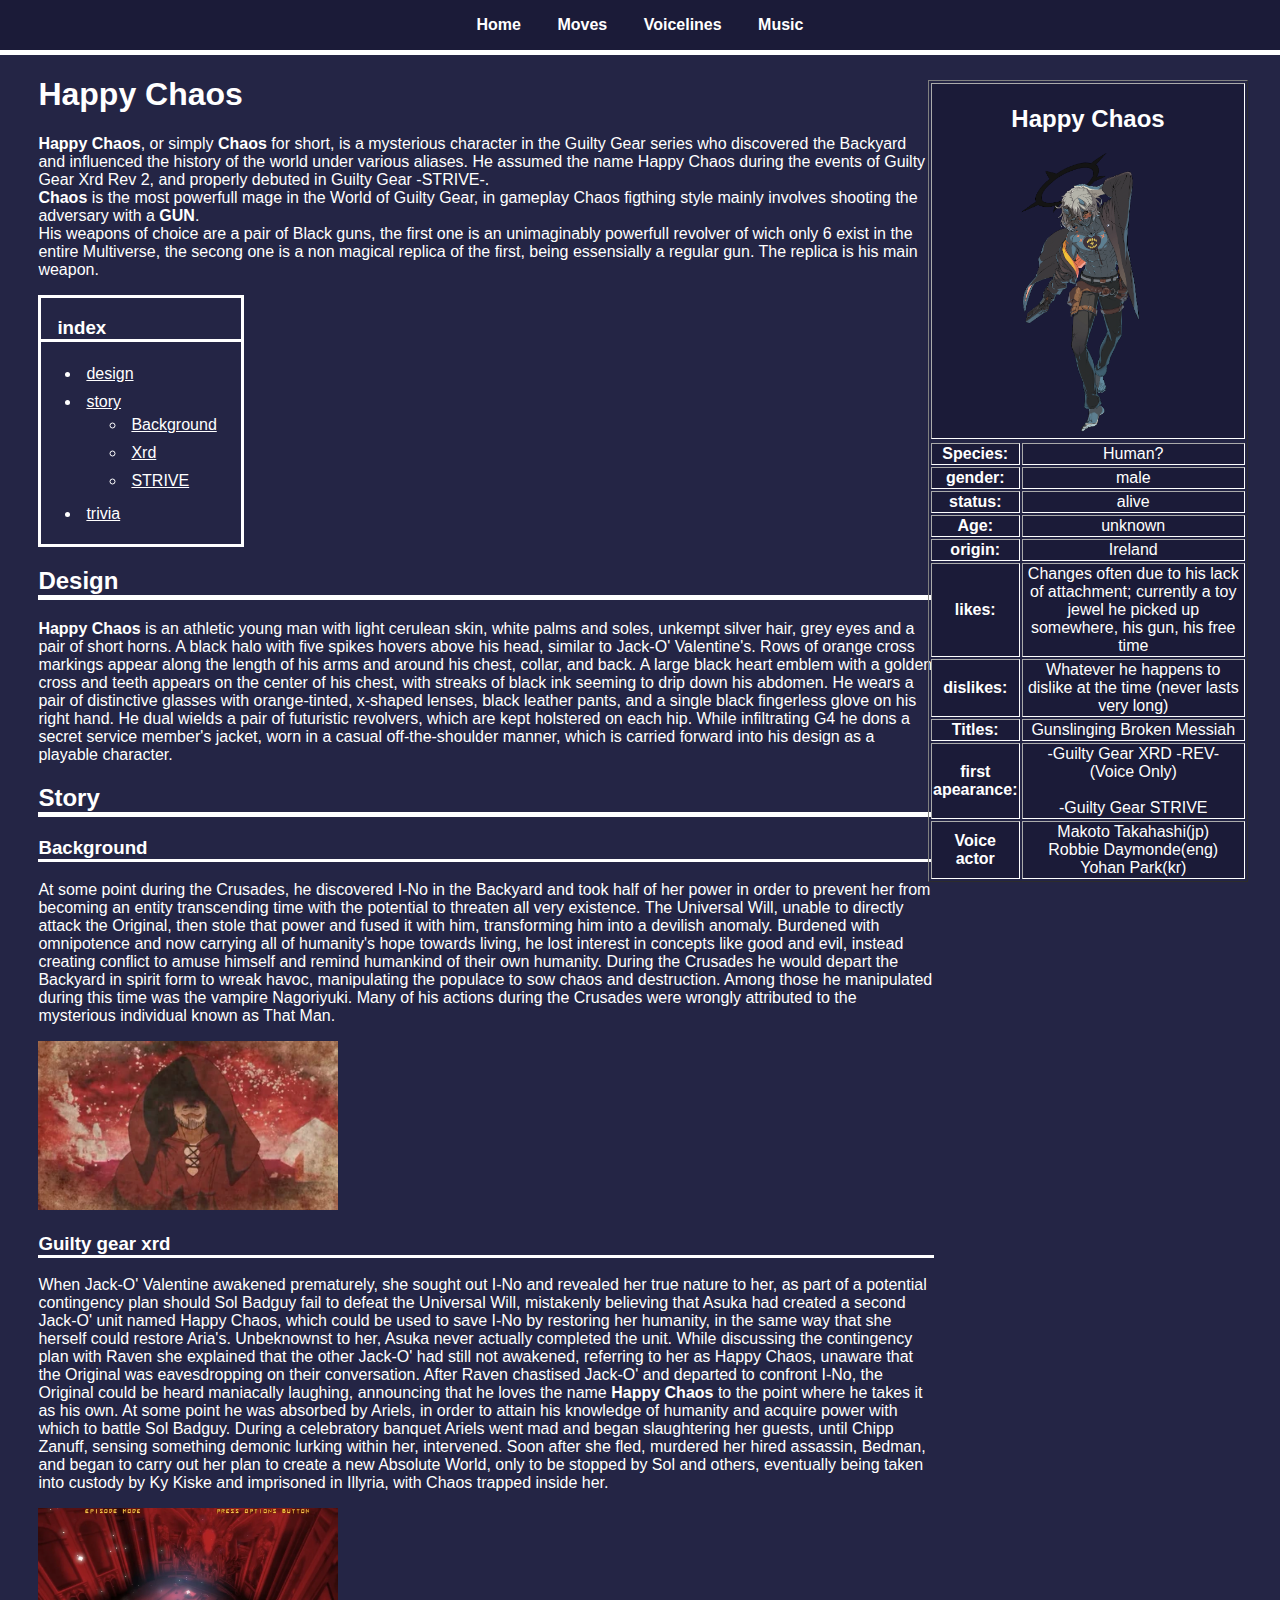
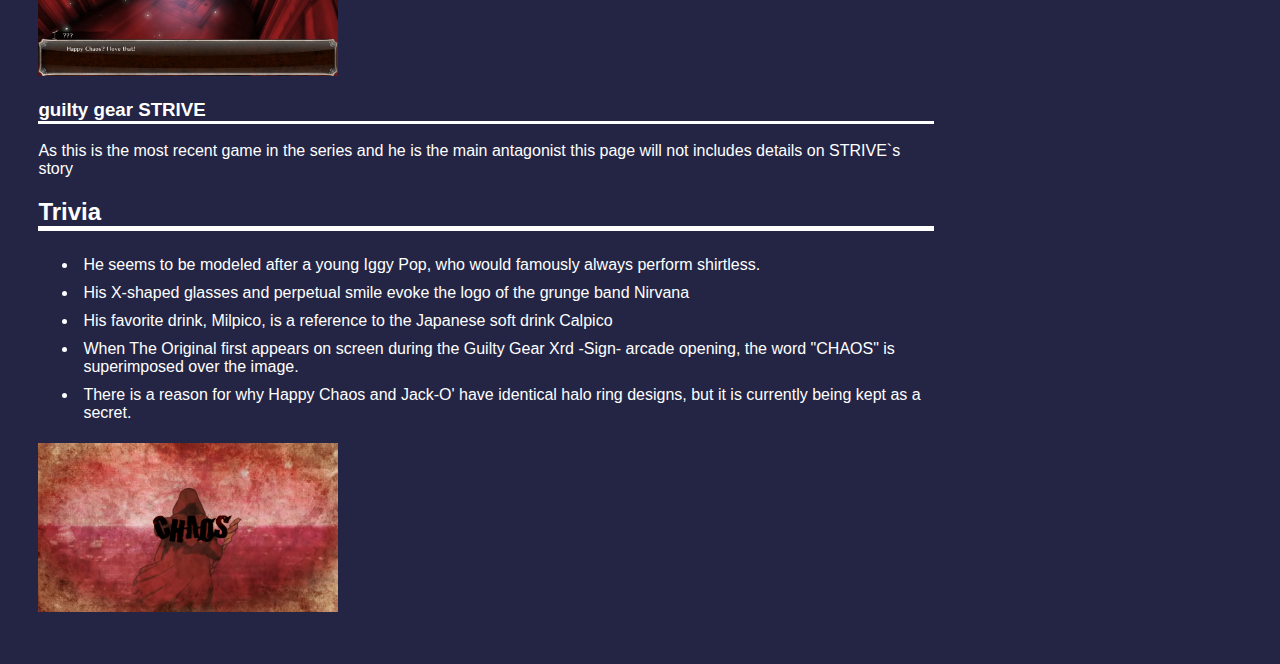
<file: index.html>
<!DOCTYPE html>
<html lang="en">
<head>
    <meta charset="UTF-8">
    <meta name="viewport" content="width=device-width, initial-scale=1.0">
    <title>Happy Chaos Wikki</title>
    <link rel="stylesheet" href="/css/style.css">
    <link rel="stylesheet" href="/css/index.css">
</head>
<body>
<header>
    <div class="navbar">
        <a href="/index.html" class="nav-item">Home</a>
        <a href="/html/moves.html" class="nav-item">Moves</a>
        <a href="/html/voice.html" class="nav-item">Voicelines</a>
        <a href="/html/music.html" class="nav-item">Music</a>
    </div>
</header>
<main>


<div class="content">
<div class="SmallScreen">    
    <div class="base-info">
        <table class="info-table" border="1" width="50%">
            <tr>
                <th colspan="2" id="top"><h2><strong></strong>Happy Chaos</h2><img class="table-img" src="/img/HC.webp" alt="Happy Chaos Image" width="200"></th>  
            </tr>
            <tr >
                
            </tr>
            <tr>
                <td><strong>Species:</strong></td>
                <td>Human?</td>
            </tr>
            <tr>
                <td><strong>gender:</strong></td>
                <td>male</td>
            </tr>
            <tr>
                <td><strong>status:</strong></td>
                <td>alive</td>
            </tr>
            <tr>
                <td><strong>Age:</strong></td>
                <td>unknown</td>
            </tr>
            <tr>
                <td><strong>origin:</strong></td>
                <td>Ireland</td>
            </tr>
            <tr>
                <td><strong>likes:</strong></td>
                <td>Changes often due to his lack of attachment; currently a toy jewel he picked up somewhere, his gun, his free time</td>
            </tr>
            <tr>
                <td><strong>dislikes:</strong></td>
                <td>Whatever he happens to dislike at the time (never lasts very long)</td>
            </tr>
            <tr>
                <td><strong>Titles:</strong></td>
                <td>Gunslinging Broken Messiah</td>
            </tr>
            <tr>
                <td><strong>first apearance:</strong></td>
                <td>-Guilty Gear XRD -REV- (Voice Only) <br> <br> -Guilty Gear STRIVE</td>
            </tr>
            <tr>
                <td><strong>Voice actor</strong></td>
                <td> Makoto Takahashi(jp)<br>Robbie Daymonde(eng)<br>Yohan Park(kr)
            </td>
            </tr>
        </table>
    </div>
</div>
    <div class="base-text">
        <h1 class="BigScreen"><Strong>Happy Chaos</Strong></h1>
        <p>
             <strong>Happy Chaos</strong>, or simply <strong>Chaos</strong> for short, is a mysterious character in the Guilty Gear series who discovered the Backyard and influenced the history of the world under various aliases. 
            He assumed the name Happy Chaos during the events of Guilty Gear Xrd Rev 2, and properly debuted in Guilty Gear -STRIVE-. <br>
             <Strong>Chaos</Strong> is the most powerfull mage in the World of Guilty Gear, in gameplay Chaos figthing style mainly involves shooting the adversary with a <strong>GUN</strong>.
             <br>His weapons of choice are a pair of Black guns, the first one is an unimaginably powerfull revolver of wich only 6 exist in the entire Multiverse, the secong one is a non magical replica of the first, being essensially a regular gun. The replica is his main weapon.
        </p>
    <div class="guide" >
        <h3>index</h3>
        <ul>
            <li><a href="#design">design</a></li>
            <li><a href="#story">story</a>
            <ul>
                <li><a href="#back">Background</a></li>
                <li><a href="#Xrd">Xrd</a></li>
                <li><a href="#STRIVE">STRIVE</a></li>
            </ul></li>
            <li><a href="#trivia">trivia</a></li>
        </ul>
    </div>
    <h2 id="design"><strong>Design</strong></h2>
    <p><strong>Happy Chaos</strong> is an athletic young man with light cerulean skin, white palms and soles, unkempt silver hair, grey eyes and a pair of short horns. A black halo with five spikes hovers above his head, similar to Jack-O' Valentine's. Rows of orange cross markings appear along the length of his arms and around his chest, collar, and back. A large black heart emblem with a golden cross and teeth appears on the center of his chest, with streaks of black ink seeming to drip down his abdomen.
        He wears a pair of distinctive glasses with orange-tinted, x-shaped lenses, black leather pants, and a single black fingerless glove on his right hand. He dual wields a pair of futuristic revolvers, which are kept holstered on each hip.
        While infiltrating G4 he dons a secret service member's jacket, worn in a casual off-the-shoulder manner, which is carried forward into his design as a playable character.
    </p>

    <h2 id="story"><strong>Story</strong></h2>
    <h3 id="back"><strong>Background</strong></h3>
    <p>At some point during the Crusades, he discovered I-No in the Backyard and took half of her power in order to prevent her from becoming an entity transcending time with the potential to threaten all very existence. The Universal Will, unable to directly attack the Original, then stole that power and fused it with him, transforming him into a devilish anomaly. Burdened with omnipotence and now carrying all of humanity's hope towards living, he lost interest in concepts like good and evil, instead creating conflict to amuse himself and remind humankind of their own humanity.
       During the Crusades he would depart the Backyard in spirit form to wreak havoc, manipulating the populace to sow chaos and destruction. Among those he manipulated during this time was the vampire Nagoriyuki. Many of his actions during the Crusades were wrongly attributed to the mysterious individual known as That Man. 
    </p>
    <img src="/img/The_Original_Xrd.webp" alt="Happy Chaos as the Original" width="300">
    <h3 id="Xrd"><strong>Guilty gear xrd</strong></h3>
    <p>When Jack-O' Valentine awakened prematurely, she sought out I-No and revealed her true nature to her, as part of a potential contingency plan should Sol Badguy fail to defeat the Universal Will, mistakenly believing that Asuka had created a second Jack-O' unit named Happy Chaos, which could be used to save I-No by restoring her humanity, in the same way that she herself could restore Aria's. Unbeknownst to her, Asuka never actually completed the unit.
        While discussing the contingency plan with Raven she explained that the other Jack-O' had still not awakened, referring to her as Happy Chaos, unaware that the Original was eavesdropping on their conversation. After Raven chastised Jack-O' and departed to confront I-No, the Original could be heard maniacally laughing, announcing that he loves the name<strong> Happy Chaos</strong> to the point where he takes it as his own.
        At some point he was absorbed by Ariels, in order to attain his knowledge of humanity and acquire power with which to battle Sol Badguy. During a celebratory banquet Ariels went mad and began slaughtering her guests, until Chipp Zanuff, sensing something demonic lurking within her, intervened. Soon after she fled, murdered her hired assassin, Bedman, and began to carry out her plan to create a new Absolute World, only to be stopped by Sol and others, eventually being taken into custody by Ky Kiske and imprisoned in Illyria, with Chaos trapped inside her.
    </p>
    <img src="/img/story img.webp" alt="Chaos gets is name" width="300">
    <h3 id="STRIVE"><strong>guilty gear STRIVE</strong></h3>
    <p> As this is the most recent game in the series and he is the main antagonist this page will not includes details on STRIVE`s story</p>

    <h2 id="trivia"><strong>Trivia</strong></h2>
    <ul>
        <li>He seems to be modeled after a young Iggy Pop, who would famously always perform shirtless.</li>
        <li>His X-shaped glasses and perpetual smile evoke the logo of the grunge band Nirvana</li>
        <li>His favorite drink, Milpico, is a reference to the Japanese soft drink Calpico</li>
        <li>When The Original first appears on screen during the Guilty Gear Xrd -Sign- arcade opening, the word "CHAOS" is superimposed over the image.</li>
        <li>There is a reason for why Happy Chaos and Jack-O' have identical halo ring designs, but it is currently being kept as a secret.</li>
    </ul>
    <img src="/img/The_Original_(Chaos).webp" alt="The original with the word chaos" width="300">
    </div>


    </div>
<div class="BigScreen">    
    <div class="base-info">
        <table class="info-table" border="1" width="50%">
            <tr>
                <th colspan="2" id="top"><h2><strong></strong>Happy Chaos</h2><img class="table-img" src="/img/HC.webp" alt="Happy Chaos Image" width="200"></th>  
            </tr>
            <tr >
                
            </tr>
            <tr>
                <td><strong>Species:</strong></td>
                <td>Human?</td>
            </tr>
            <tr>
                <td><strong>gender:</strong></td>
                <td>male</td>
            </tr>
            <tr>
                <td><strong>status:</strong></td>
                <td>alive</td>
            </tr>
            <tr>
                <td><strong>Age:</strong></td>
                <td>unknown</td>
            </tr>
            <tr>
                <td><strong>origin:</strong></td>
                <td>Ireland</td>
            </tr>
            <tr>
                <td><strong>likes:</strong></td>
                <td>Changes often due to his lack of attachment; currently a toy jewel he picked up somewhere, his gun, his free time</td>
            </tr>
            <tr>
                <td><strong>dislikes:</strong></td>
                <td>Whatever he happens to dislike at the time (never lasts very long)</td>
            </tr>
            <tr>
                <td><strong>Titles:</strong></td>
                <td>Gunslinging Broken Messiah</td>
            </tr>
            <tr>
                <td><strong>first apearance:</strong></td>
                <td>-Guilty Gear XRD -REV- (Voice Only) <br> <br> -Guilty Gear STRIVE</td>
            </tr>
            <tr>
                <td><strong>Voice actor</strong></td>
                <td> Makoto Takahashi(jp)<br>Robbie Daymonde(eng)<br>Yohan Park(kr)
            </td>
            </tr>
        </table>
    </div>
</div>
</main>
<footer></footer>
</body>
</html>
</file>
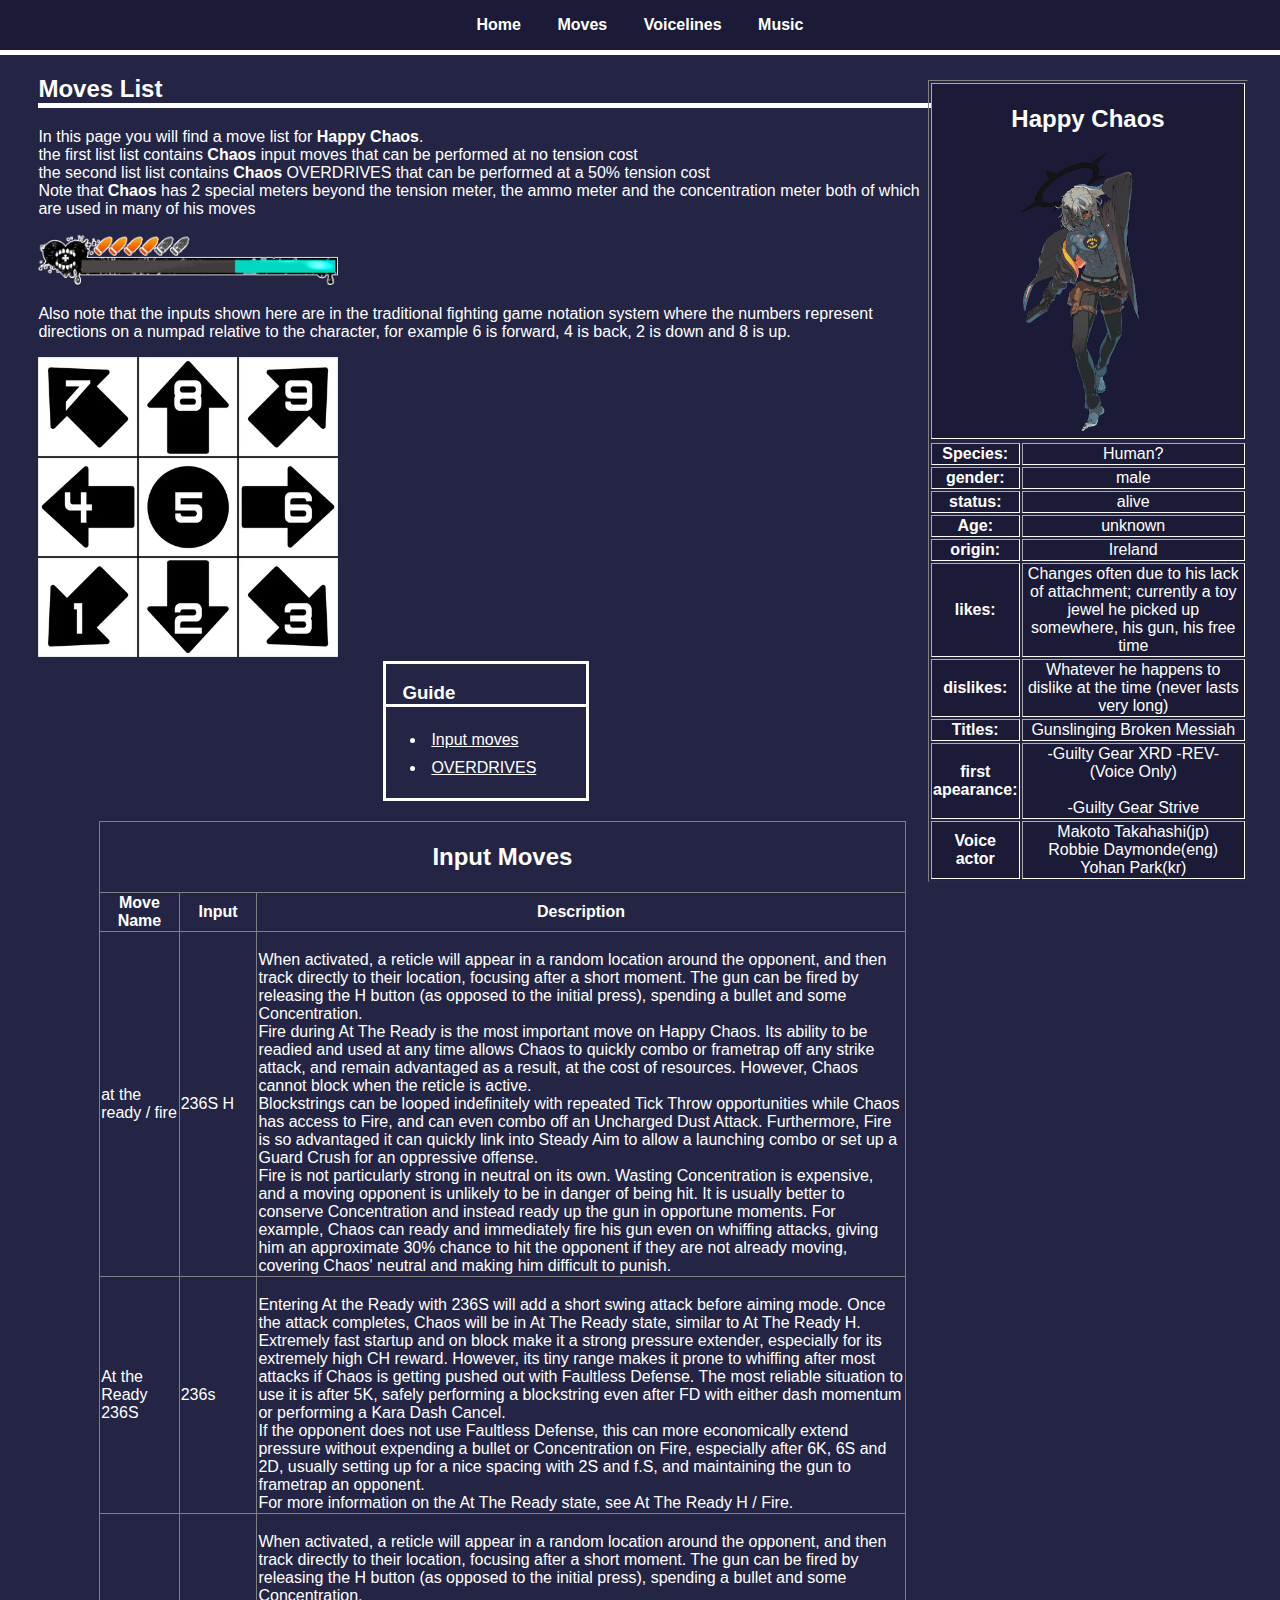
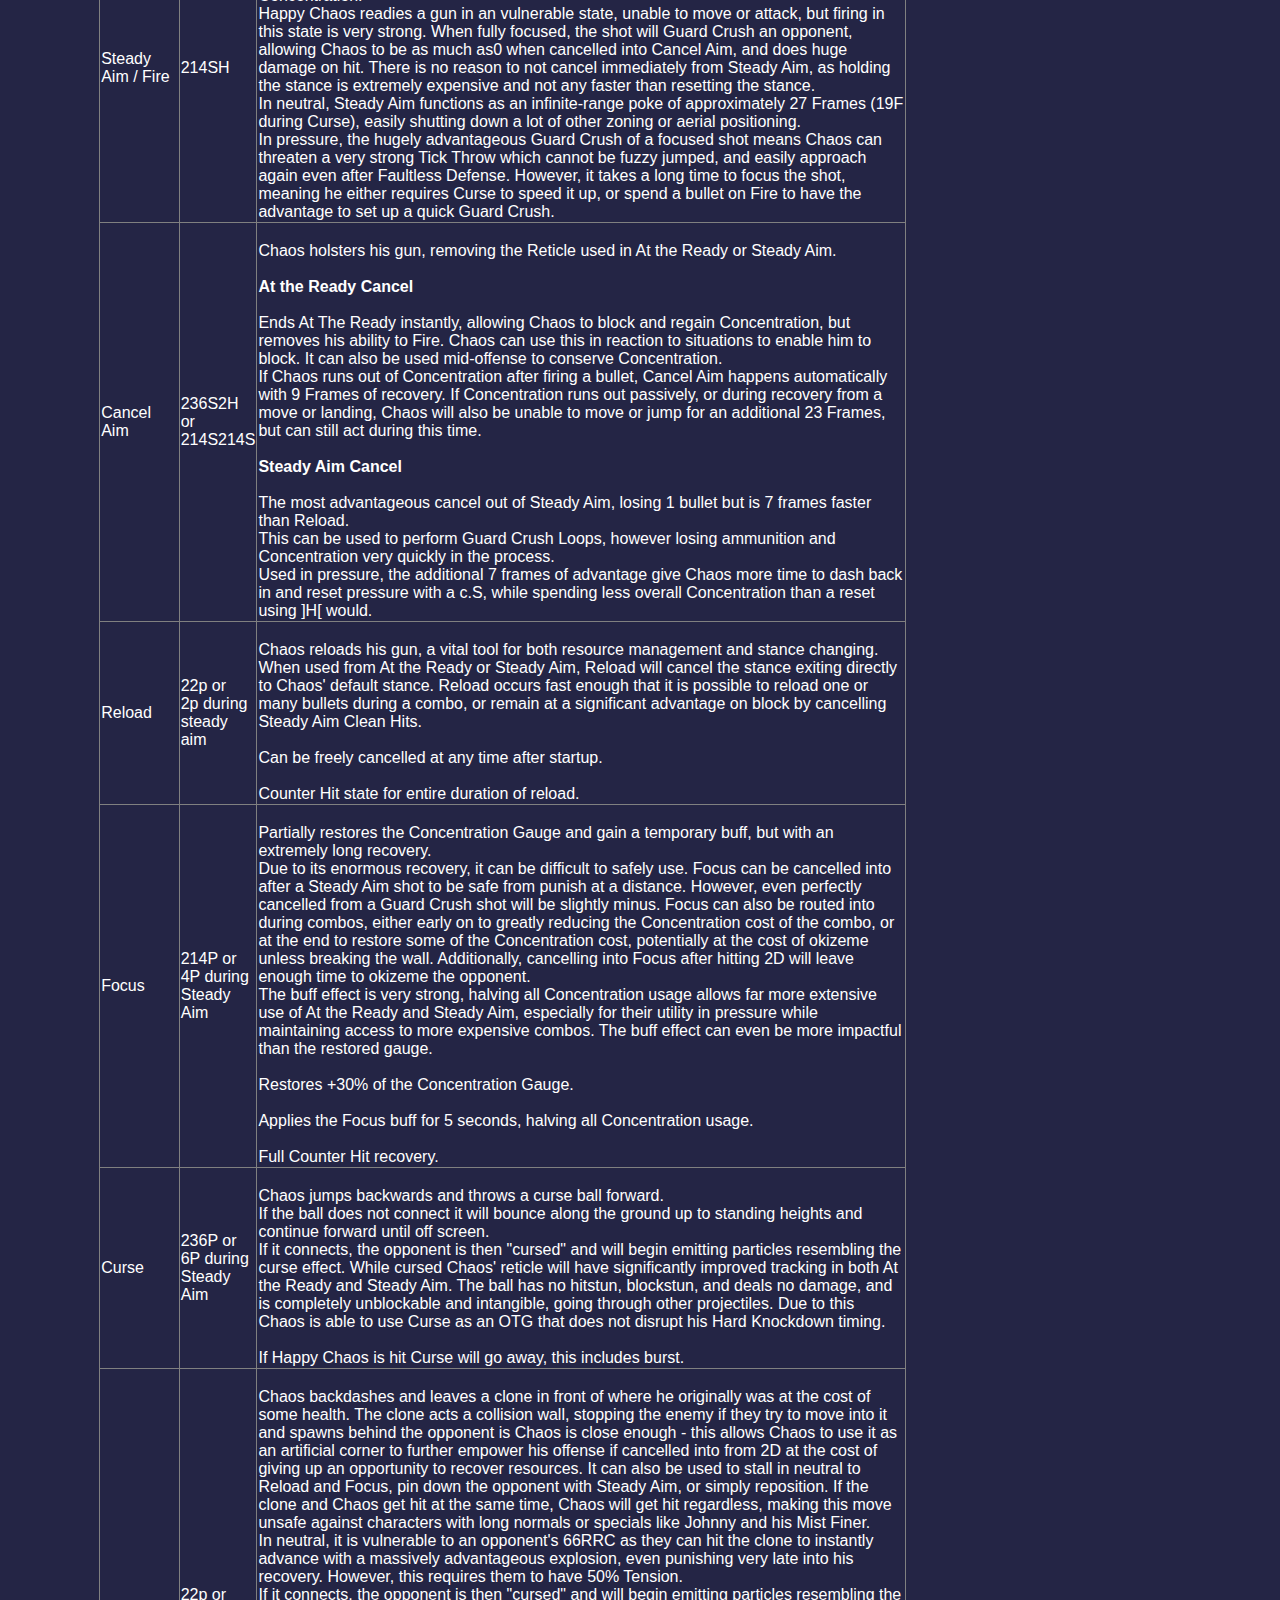
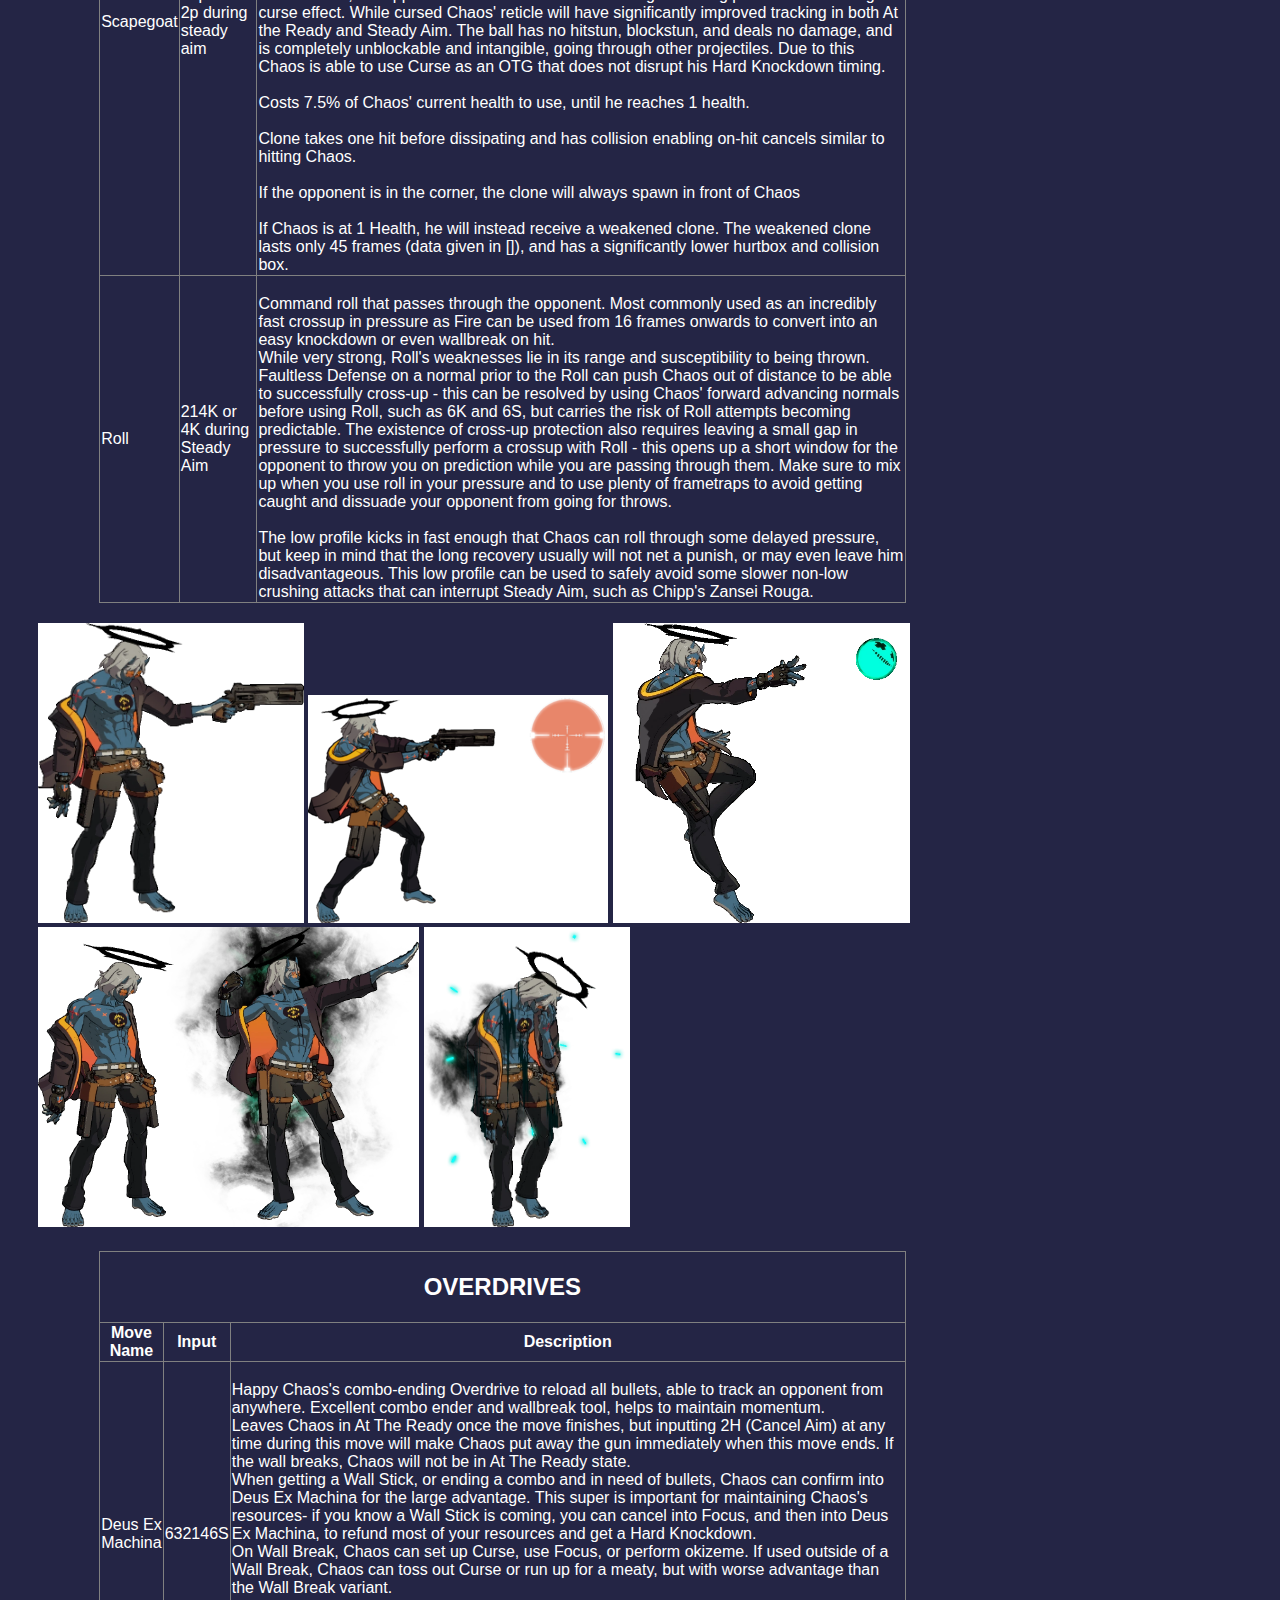
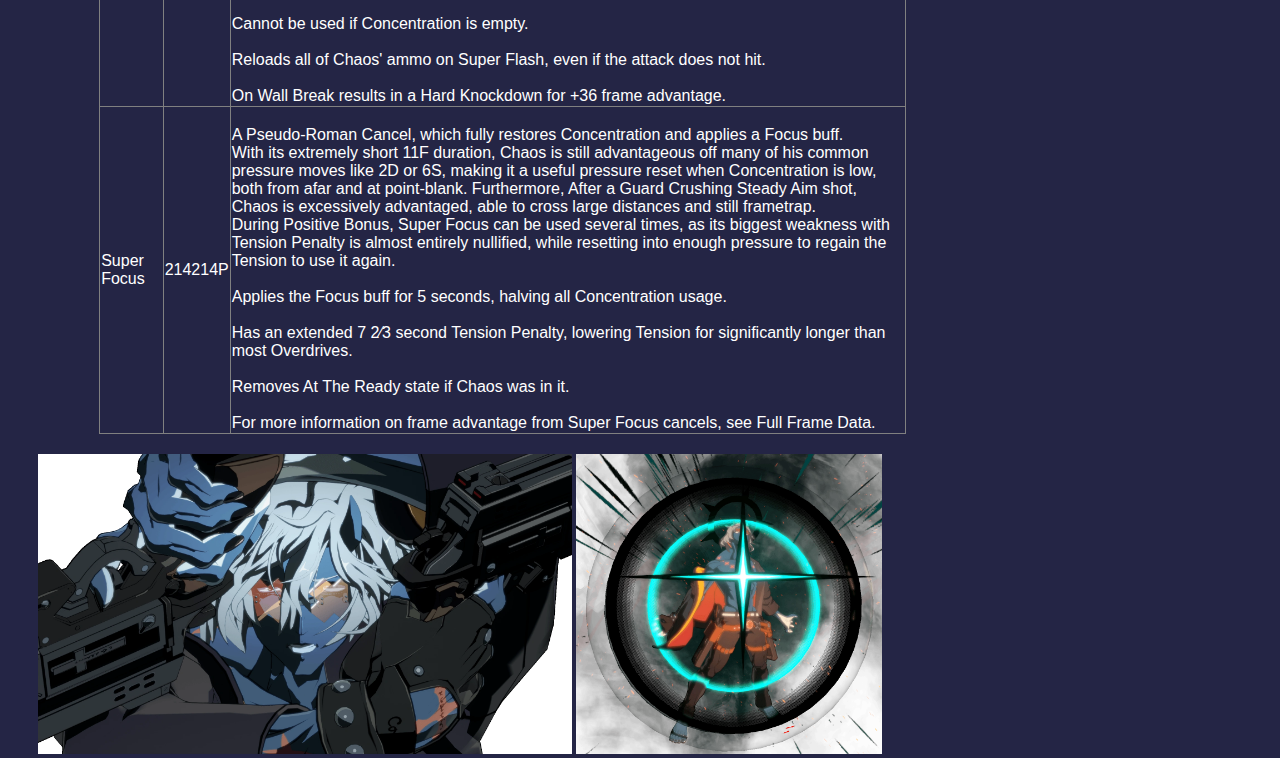
<file: html/moves.html>
<!DOCTYPE html>
<html lang="en">
<head>
    <meta charset="UTF-8">
    <meta name="viewport" content="width=device-width, initial-scale=1.0">
    <title>Moves Wikki</title>
    <link rel="stylesheet" href="/css/style.css">
    <link rel="stylesheet" href="/css/moves.css">
</head>
<body>
<header>
    <div class="navbar">
        <a href="/index.html" class="nav-item">Home</a>
        <a href="/html/moves.html" class="nav-item">Moves</a>
        <a href="/html/voice.html" class="nav-item">Voicelines</a>
        <a href="/html/music.html" class="nav-item">Music</a>
        <!--<a href="about.html" class="nav-item">About</a>-->
    </div>
</header>
<main>
    <div class="content">
        <div class="base-text">
        <h2><strong>Moves List</strong></h2>
        <p>In this page you will find a move list for <strong>Happy Chaos</strong>.
        <br>the first list list contains <strong>Chaos</strong> input moves that can be performed at no tension cost
        <br>the second list list contains <strong>Chaos</strong> OVERDRIVES that can be performed at a 50% tension cost
        <br>Note that <strong>Chaos</strong> has 2 special meters beyond the tension meter, the ammo meter and the concentration meter both of which are used in many of his moves</p>
        <img src="/img/GGST_Happy_Chaos_meter.png" alt="Concentration Gauge & Ammo" class="transparent" width="300px">
        <p>Also note that the inputs shown here are in the traditional fighting game notation system where the numbers represent directions on a numpad relative to the character, for example 6 is forward, 4 is back, 2 is down and 8 is up.</p>
    <img src="/img/Notation.webp" alt="fighting game notation" width="300">
        </div>
    <div class="guide" >
        <h3>Guide</h3>
        <ul>
            <li><a href="#input">Input moves</a></li>
            <li><a href="#over">OVERDRIVES</a>
    </div>
    <table class="move-table" border="1" id="input">
        <tr>
            <th colspan="3" id="top"><h2><strong></strong>Input Moves</h2></th>  
        </tr>
        <tr>
            <th>Move Name</th>
            <th>Input</th>
            <th>Description</th>
        </tr>
        <tr>
            <td>at the ready / fire</td>
            <td>236S H</td>
            <td>

             <br>When activated, a reticle will appear in a random location around the opponent, and then track directly to their location, focusing after a short moment. The gun can be fired by releasing the H button (as opposed to the initial press), spending a bullet and some Concentration.

             <br>Fire during At The Ready is the most important move on Happy Chaos. Its ability to be readied and used at any time allows Chaos to quickly combo or frametrap off any strike attack, and remain advantaged as a result, at the cost of resources. However, Chaos cannot block when the reticle is active.

             <br>Blockstrings can be looped indefinitely with repeated Tick Throw opportunities while Chaos has access to Fire, and can even combo off an Uncharged Dust Attack. Furthermore, Fire is so advantaged it can quickly link into Steady Aim to allow a launching combo or set up a Guard Crush for an oppressive offense.

             <br>Fire is not particularly strong in neutral on its own. Wasting Concentration is expensive, and a moving opponent is unlikely to be in danger of being hit. It is usually better to conserve Concentration and instead ready up the gun in opportune moments. For example, Chaos can ready and immediately fire his gun even on whiffing attacks, giving him an approximate 30% chance to hit the opponent if they are not already moving, covering Chaos' neutral and making him difficult to punish.
             <br></td>
        </tr>
        <tr>
            <td>At the Ready 236S</td>
            <td>236s</td>
            <td>

              <br>   Entering At the Ready with 236S will add a short swing attack before aiming mode. Once the attack completes, Chaos will be in At The Ready state, similar to At The Ready H.

             <br>Extremely fast startup and on block make it a strong pressure extender, especially for its extremely high CH reward. However, its tiny range makes it prone to whiffing after most attacks if Chaos is getting pushed out with Faultless Defense. The most reliable situation to use it is after 5K, safely performing a blockstring even after FD with either dash momentum or performing a Kara Dash Cancel.

            <br>If the opponent does not use Faultless Defense, this can more economically extend pressure without expending a bullet or Concentration on Fire, especially after 6K, 6S and 2D, usually setting up for a nice spacing with 2S and f.S, and maintaining the gun to frametrap an opponent.
            <br>For more information on the At The Ready state, see At The Ready H / Fire. <br></td>
        </tr>
        <tr>
            <td>Steady Aim / Fire</td>
            <td>214SH</td>
            <td> <br>When activated, a reticle will appear in a random location around the opponent, and then track directly to their location, focusing after a short moment. The gun can be fired by releasing the H button (as opposed to the initial press), spending a bullet and some Concentration.

                <br> Happy Chaos readies a gun in an vulnerable state, unable to move or attack, but firing in this state is very strong. When fully focused, the shot will Guard Crush an opponent, allowing Chaos to be as much as0 when cancelled into Cancel Aim, and does huge damage on hit. There is no reason to not cancel immediately from Steady Aim, as holding the stance is extremely expensive and not any faster than resetting the stance.

                <br>In neutral, Steady Aim functions as an infinite-range poke of approximately 27 Frames (19F during Curse), easily shutting down a lot of other zoning or aerial positioning.

                <br>In pressure, the hugely advantageous Guard Crush of a focused shot means Chaos can threaten a very strong Tick Throw which cannot be fuzzy jumped, and easily approach again even after Faultless Defense. However, it takes a long time to focus the shot, meaning he either requires Curse to speed it up, or spend a bullet on Fire to have the advantage to set up a quick Guard Crush. <br> </td>
        </tr>
        <tr>
            <td>Cancel Aim</td>
            <td>236S2H or 214S214S</td>
            <td>
                <br> Chaos holsters his gun, removing the Reticle used in At the Ready or Steady Aim. 

             <br>   <br><strong>At the Ready Cancel</strong> <br> 

            <br>Ends At The Ready instantly, allowing Chaos to block and regain Concentration, but removes his ability to Fire. Chaos can use this in reaction to situations to enable him to block. It can also be used mid-offense to conserve Concentration.
            <br>If Chaos runs out of Concentration after firing a bullet, Cancel Aim happens automatically with 9 Frames of recovery. If Concentration runs out passively, or during recovery from a move or landing, Chaos will also be unable to move or jump for an additional 23 Frames, but can still act during this time. 
            <br> <br><strong>Steady Aim Cancel</strong><br> 
            <br>The most advantageous cancel out of Steady Aim, losing 1 bullet but is 7 frames faster than Reload.
            <br>This can be used to perform Guard Crush Loops, however losing ammunition and Concentration very quickly in the process.
            <br>Used in pressure, the additional 7 frames of advantage give Chaos more time to dash back in and reset pressure with a c.S, while spending less overall Concentration than a reset using ]H[ would. <br>
        </td>
        </tr>
        <tr>
            <td>Reload</td>
            <td>22p or <br> 2p during steady aim</td>
            <td>
                <br>Chaos reloads his gun, a vital tool for both resource management and stance changing.

                <br>When used from At the Ready or Steady Aim, Reload will cancel the stance exiting directly to Chaos' default stance. Reload occurs fast enough that it is possible to reload one or many bullets during a combo, or remain at a significant advantage on block by cancelling Steady Aim Clean Hits.

                <br> <br>Can be freely cancelled at any time after startup.
                <br> <br>Counter Hit state for entire duration of reload. <br>
            </td>
        </tr>
        <tr>
            <td>Focus</td>
            <td>214P or 4P during Steady Aim</td>
            <td>

     <br>Partially restores the Concentration Gauge and gain a temporary buff, but with an extremely long recovery.

    <br>Due to its enormous recovery, it can be difficult to safely use. Focus can be cancelled into after a Steady Aim shot to be safe from punish at a distance. However, even perfectly cancelled from a Guard Crush shot will be slightly minus. Focus can also be routed into during combos, either early on to greatly reducing the Concentration cost of the combo, or at the end to restore some of the Concentration cost, potentially at the cost of okizeme unless breaking the wall. Additionally, cancelling into Focus after hitting 2D will leave enough time to okizeme the opponent.

    <br>The buff effect is very strong, halving all Concentration usage allows far more extensive use of At the Ready and Steady Aim, especially for their utility in pressure while maintaining access to more expensive combos. The buff effect can even be more impactful than the restored gauge.

    <br> <br>Restores +30% of the Concentration Gauge.
    <br> <br>Applies the Focus buff for 5 seconds, halving all Concentration usage.
    <br> <br>Full Counter Hit recovery. <br></td>
        </tr>
        <tr>
            <td>Curse</td>
            <td>236P or 6P during Steady Aim</td>
            <td>

            <br>Chaos jumps backwards and throws a curse ball forward.

            <br>If the ball does not connect it will bounce along the ground up to standing heights and continue forward until off screen.

            <br>If it connects, the opponent is then "cursed" and will begin emitting particles resembling the curse effect. While cursed Chaos' reticle will have significantly improved tracking in both At the Ready and Steady Aim. The ball has no hitstun, blockstun, and deals no damage, and is completely unblockable and intangible, going through other projectiles. Due to this Chaos is able to use Curse as an OTG that does not disrupt his Hard Knockdown timing.

            <br> <br>If Happy Chaos is hit Curse will go away, this includes burst. <br>
        </tr>
        <tr>
            <td>Scapegoat</td>
            <td>22p or <br> 2p during steady aim</td>
            <td>
                <br> Chaos backdashes and leaves a clone in front of where he originally was at the cost of some health. The clone acts a collision wall, stopping the enemy if they try to move into it and spawns behind the opponent is Chaos is close enough - this allows Chaos to use it as an artificial corner to further empower his offense if cancelled into from 2D at the cost of giving up an opportunity to recover resources. It can also be used to stall in neutral to Reload and Focus, pin down the opponent with Steady Aim, or simply reposition. If the clone and Chaos get hit at the same time, Chaos will get hit regardless, making this move unsafe against characters with long normals or specials like Johnny and his Mist Finer.  

                <br>In neutral, it is vulnerable to an opponent's 66RRC as they can hit the clone to instantly advance with a massively advantageous explosion, even punishing very late into his recovery. However, this requires them to have 50% Tension.

                <br>If it connects, the opponent is then "cursed" and will begin emitting particles resembling the curse effect. While cursed Chaos' reticle will have significantly improved tracking in both At the Ready and Steady Aim. The ball has no hitstun, blockstun, and deals no damage, and is completely unblockable and intangible, going through other projectiles. Due to this Chaos is able to use Curse as an OTG that does not disrupt his Hard Knockdown timing. 
                <br> <br>Costs 7.5% of Chaos' current health to use, until he reaches 1 health.
                <br> <br>Clone takes one hit before dissipating and has collision enabling on-hit cancels similar to hitting Chaos.
                <br> <br>If the opponent is in the corner, the clone will always spawn in front of Chaos
                <br> <br>If Chaos is at 1 Health, he will instead receive a weakened clone. The weakened clone lasts only 45 frames (data given in []), and has a significantly lower hurtbox and collision box. <br>
            </td>
        </tr>
        <tr>
            <td>Roll</td>
            <td>214K or 4K during Steady Aim</td>
            <td>
                 <br>Command roll that passes through the opponent. Most commonly used as an incredibly fast crossup in pressure as Fire can be used from 16 frames onwards to convert into an easy knockdown or even wallbreak on hit. 

                <br>While very strong, Roll's weaknesses lie in its range and susceptibility to being thrown. Faultless Defense on a normal prior to the Roll can push Chaos out of distance to be able to successfully cross-up - this can be resolved by using Chaos' forward advancing normals before using Roll, such as 6K and 6S, but carries the risk of Roll attempts becoming predictable. The existence of cross-up protection also requires leaving a small gap in pressure to successfully perform a crossup with Roll - this opens up a short window for the opponent to throw you on prediction while you are passing through them. Make sure to mix up when you use roll in your pressure and to use plenty of frametraps to avoid getting caught and dissuade your opponent from going for throws. 

                <br> <br>The low profile kicks in fast enough that Chaos can roll through some delayed pressure, but keep in mind that the long recovery usually will not net a punish, or may even leave him disadvantageous. This low profile can be used to safely avoid some slower non-low crushing attacks that can interrupt Steady Aim, such as Chipp's Zansei Rouga. <br>
            </td>
        </tr>
        </table>
        <div>
            <img src="/img/GGST_At_the_Ready.webp" alt="at the ready">
            <img src="/img/GGST_steady_aim.png" alt="Steady aim">
            <img src="/img/GGST_Curse.webp" alt="curse">
            <img src="/img/GGST_Scapegoat.webp" alt="scapegoat">
            <img src="/img/GGST_Focus.webp" alt="Focus">
            
        </div>
        <table border="1" class="move-table" id="over">
         <tr>
            <th colspan="3" id="top"><h2><strong>OVERDRIVES</strong></h2></th>  
        </tr>
        <tr>
            <th>Move Name</th>
            <th>Input</th>
            <th>Description</th>
        </tr>
        <tr>
            <td>Deus Ex Machina</td>
            <td>632146S</td>
            <td>

            <br> Happy Chaos's combo-ending Overdrive to reload all bullets, able to track an opponent from anywhere. Excellent combo ender and wallbreak tool, helps to maintain momentum.

            <br> Leaves Chaos in At The Ready once the move finishes, but inputting 2H (Cancel Aim) at any time during this move will make Chaos put away the gun immediately when this move ends. If the wall breaks, Chaos will not be in At The Ready state.

            <br> When getting a Wall Stick, or ending a combo and in need of bullets, Chaos can confirm into Deus Ex Machina for the large advantage. This super is important for maintaining Chaos's resources- if you know a Wall Stick is coming, you can cancel into Focus, and then into Deus Ex Machina, to refund most of your resources and get a Hard Knockdown.

            <br> On Wall Break, Chaos can set up Curse, use Focus, or perform okizeme. If used outside of a Wall Break, Chaos can toss out Curse or run up for a meaty, but with worse advantage than the Wall Break variant.

            <br> <br> Cannot be used if Concentration is empty.
            <br> <br> Reloads all of Chaos' ammo on Super Flash, even if the attack does not hit.
            <br> <br> On Wall Break results in a Hard Knockdown for +36 frame advantage.<br> </td>
        </tr>
        <tr>
            <td>Super Focus</td>
            <td>214214P</td>
            <td>
            <br> A Pseudo-Roman Cancel, which fully restores Concentration and applies a Focus buff.

            <br> With its extremely short 11F duration, Chaos is still advantageous off many of his common pressure moves like 2D or 6S, making it a useful pressure reset when Concentration is low, both from afar and at point-blank. Furthermore, After a Guard Crushing Steady Aim shot, Chaos is excessively advantaged, able to cross large distances and still frametrap.

            <br> During Positive Bonus, Super Focus can be used several times, as its biggest weakness with Tension Penalty is almost entirely nullified, while resetting into enough pressure to regain the Tension to use it again.

            <br> <br> Applies the Focus buff for 5 seconds, halving all Concentration usage.
            <br> <br> Has an extended 7 2⁄3 second Tension Penalty, lowering Tension for significantly longer than most Overdrives.
            <br> <br> Removes At The Ready state if Chaos was in it.
            <br> <br> For more information on frame advantage from Super Focus cancels, see Full Frame Data.</td>
        </tr>
        </table>
        <img src="/img/GGST_Happy_Chaos_Deus_Ex_Machina.webp" alt="Deus Ex Machina">
        <img src="/img/GGST_Super_Focus.webp" alt="Super Focus">
    </div>
    <div class="BigScreen">
        <div class="base-info">
        <table class="info-table" border="1" width="50%">
            <tr>
                <th colspan="2" id="top"><h2><strong></strong>Happy Chaos</h2><img class="table-img" src="/img/HC.webp" alt="Happy Chaos Image" width="200"></th>  
            </tr>
            <tr >
                
            </tr>
            <tr>
                <td><strong>Species:</strong></td>
                <td>Human?</td>
            </tr>
            <tr>
                <td><strong>gender:</strong></td>
                <td>male</td>
            </tr>
            <tr>
                <td><strong>status:</strong></td>
                <td>alive</td>
            </tr>
            <tr>
                <td><strong>Age:</strong></td>
                <td>unknown</td>
            </tr>
            <tr>
                <td><strong>origin:</strong></td>
                <td>Ireland</td>
            </tr>
            <tr>
                <td><strong>likes:</strong></td>
                <td>Changes often due to his lack of attachment; currently a toy jewel he picked up somewhere, his gun, his free time</td>
            </tr>
            <tr>
                <td><strong>dislikes:</strong></td>
                <td>Whatever he happens to dislike at the time (never lasts very long)</td>
            </tr>
            <tr>
                <td><strong>Titles:</strong></td>
                <td>Gunslinging Broken Messiah</td>
            </tr>
            <tr>
                <td><strong>first apearance:</strong></td>
                <td>-Guilty Gear XRD -REV- (Voice Only) <br> <br> -Guilty Gear Strive</td>
            </tr>
            <tr>
                <td><strong>Voice actor</strong></td>
                <td> Makoto Takahashi(jp)<br>Robbie Daymonde(eng)<br>Yohan Park(kr)
            </td>
            </tr>
        </table>
</div>
</div>
</main>
</body>
</html>
</file>
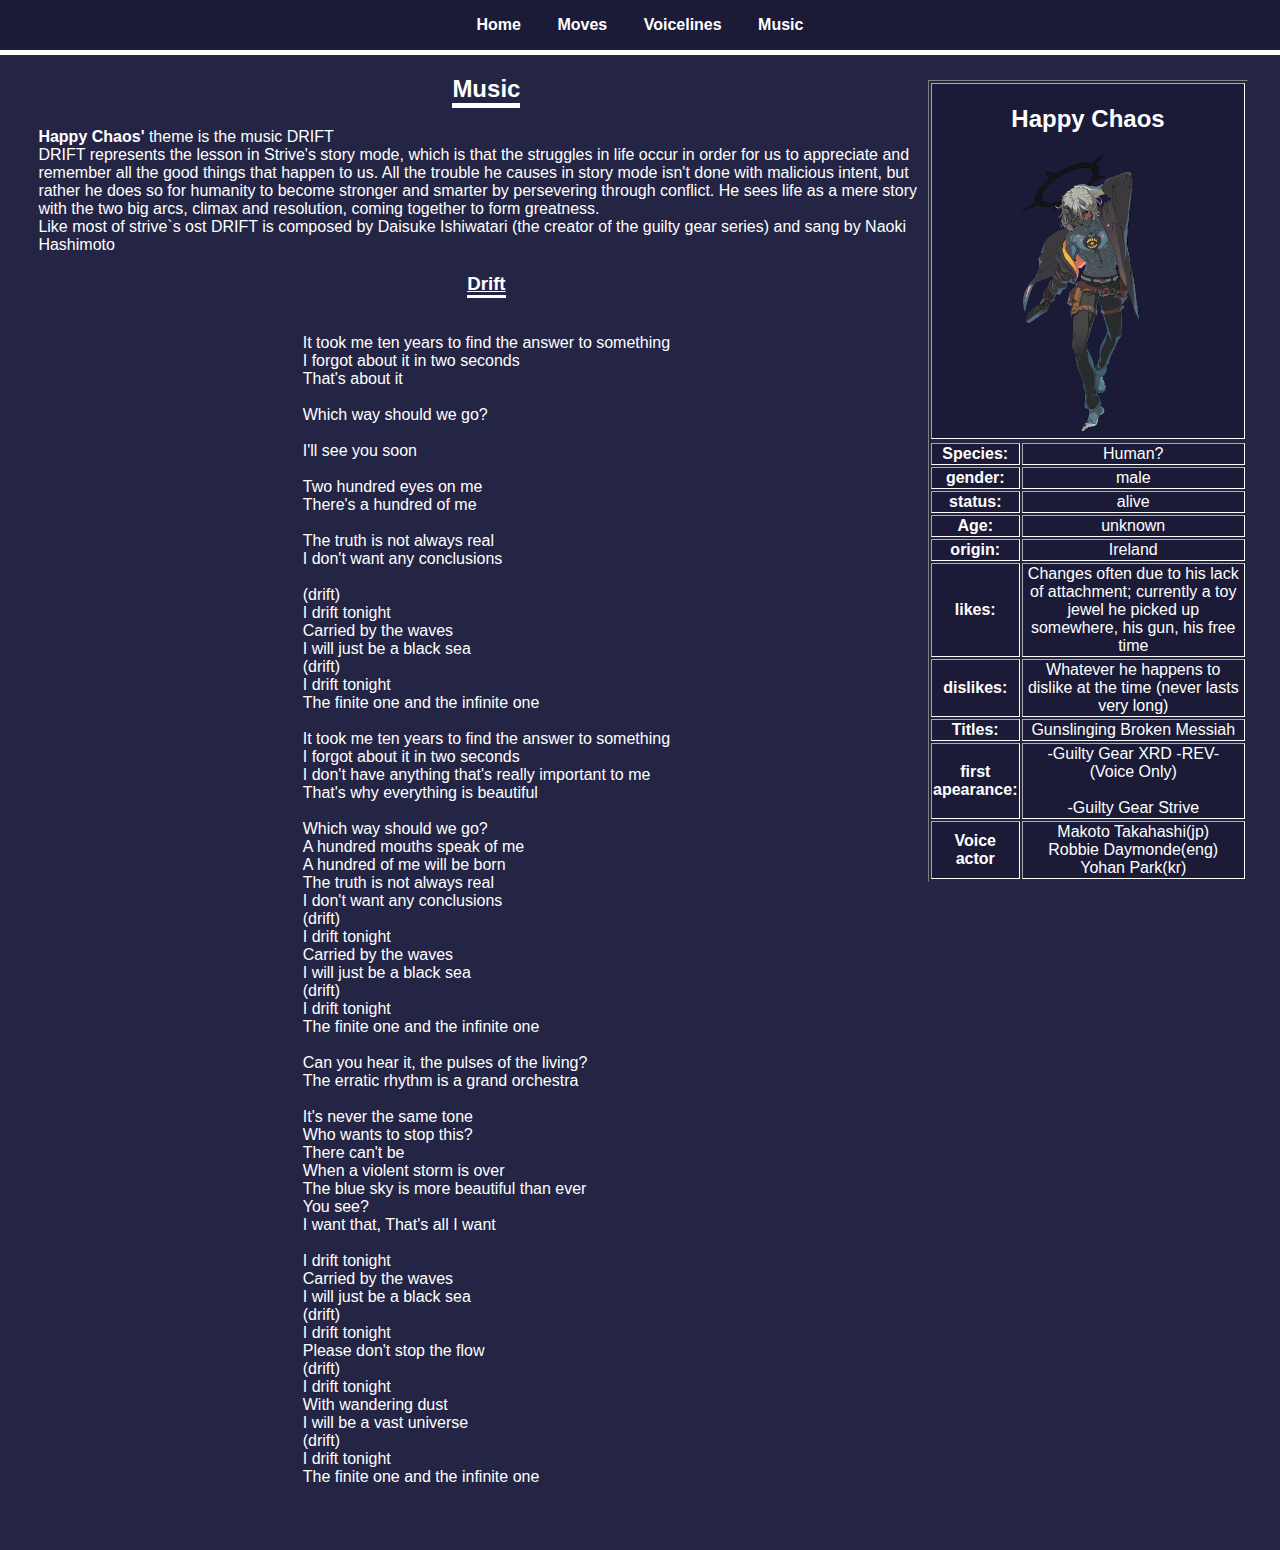
<file: html/music.html>
<!DOCTYPE html>
<html lang="en">
<head>
    <meta charset="UTF-8">
    <meta name="viewport" content="width=device-width, initial-scale=1.0">
    <title>Happy Chaos Wikki</title>
    <link rel="stylesheet" href="/css/style.css">
</head>
<body>
<header>
    <div class="navbar">
        <a href="/index.html" class="nav-item">Home</a>
        <a href="/html/moves.html" class="nav-item">Moves</a>
        <a href="/html/voice.html" class="nav-item">Voicelines</a>
        <a href="/html/music.html" class="nav-item">Music</a>
    </div>
</header>
<main>
    <div class="content">
            <h2><strong>Music</strong></h2>
            <p><strong>Happy Chaos'</strong> theme is the music DRIFT <br> DRIFT represents the lesson in Strive's story mode, which is that the struggles in life occur in order for us to appreciate and remember all the good things that happen to us. All the trouble he causes in story mode isn't done with malicious intent, but rather he does so for humanity to become stronger and smarter by persevering through conflict. He sees life as a mere story with the two big arcs, climax and resolution, coming together to form greatness.
            <br>Like most of strive`s ost DRIFT is composed by Daisuke Ishiwatari (the creator of the guilty gear series) and sang by Naoki Hashimoto</p>
    <h3><a href="https://www.youtube.com/watch?v=fMrpVDYZCbU" target="_blank"><strong>Drift</strong></a></h3>
    <p>    
        <br>It took me ten years to find the answer to something
        <br>I forgot about it in two seconds
        <br>That's about it
        <br> 
        <br>Which way should we go?
        <br> 
        <br>I'll see you soon
        <br> 
        <br> Two hundred eyes on me
        <br> There's a hundred of me
        <br> 
        <br> The truth is not always real
        <br> I don't want any conclusions
        <br> 
        <br> (drift)
        <br> I drift tonight
        <br> Carried by the waves
        <br> I will just be a black sea
        <br> (drift)
        <br> I drift tonight
        <br> The finite one and the infinite one
        <br> 
        <br> It took me ten years to find the answer to something
        <br> I forgot about it in two seconds
        <br> I don't have anything that's really important to me
        <br> That's why everything is beautiful
        <br> 
        <br> Which way should we go?

        <br> A hundred mouths speak of me
        <br> A hundred of me will be born

        <br> The truth is not always real
        <br> I don't want any conclusions

        <br> (drift)
        <br> I drift tonight
        <br> Carried by the waves
        <br> I will just be a black sea
        <br> (drift)
        <br> I drift tonight
        <br> The finite one and the infinite one
        <br> 
        <br> Can you hear it, the pulses of the living?
        <br> The erratic rhythm is a grand orchestra
        <br> 
        <br> It's never the same tone
        <br> Who wants to stop this?
        <br> There can't be
        <br> When a violent storm is over
        <br> The blue sky is more beautiful than ever
        <br> You see?
        <br> I want that, That's all I want
        <br> 
        <br> I drift tonight
        <br> Carried by the waves
        <br> I will just be a black sea
        <br> (drift)
        <br> I drift tonight
        <br> Please don't stop the flow
        <br> (drift)
        <br> I drift tonight
        <br> With wandering dust
        <br> I will be a vast universe
        <br> (drift)
        <br> I drift tonight
        <br>The finite one and the infinite one
    </p>
    </div>
    <div class="BigScreen">
        <div class="base-info">
        <table class="info-table" border="1" width="50%">
            <tr>
                <th colspan="2" id="top"><h2><strong></strong>Happy Chaos</h2><img class="table-img" src="/img/HC.webp" alt="Happy Chaos Image" width="200"></th>  
            </tr>
            <tr >
                
            </tr>
            <tr>
                <td><strong>Species:</strong></td>
                <td>Human?</td>
            </tr>
            <tr>
                <td><strong>gender:</strong></td>
                <td>male</td>
            </tr>
            <tr>
                <td><strong>status:</strong></td>
                <td>alive</td>
            </tr>
            <tr>
                <td><strong>Age:</strong></td>
                <td>unknown</td>
            </tr>
            <tr>
                <td><strong>origin:</strong></td>
                <td>Ireland</td>
            </tr>
            <tr>
                <td><strong>likes:</strong></td>
                <td>Changes often due to his lack of attachment; currently a toy jewel he picked up somewhere, his gun, his free time</td>
            </tr>
            <tr>
                <td><strong>dislikes:</strong></td>
                <td>Whatever he happens to dislike at the time (never lasts very long)</td>
            </tr>
            <tr>
                <td><strong>Titles:</strong></td>
                <td>Gunslinging Broken Messiah</td>
            </tr>
            <tr>
                <td><strong>first apearance:</strong></td>
                <td>-Guilty Gear XRD -REV- (Voice Only) <br> <br> -Guilty Gear Strive</td>
            </tr>
            <tr>
                <td><strong>Voice actor</strong></td>
                <td> Makoto Takahashi(jp)<br>Robbie Daymonde(eng)<br>Yohan Park(kr)
            </td>
            </tr>
        </table>
    </div>
</div>
</main>
<footer></footer>
</body>
</html>
</file>
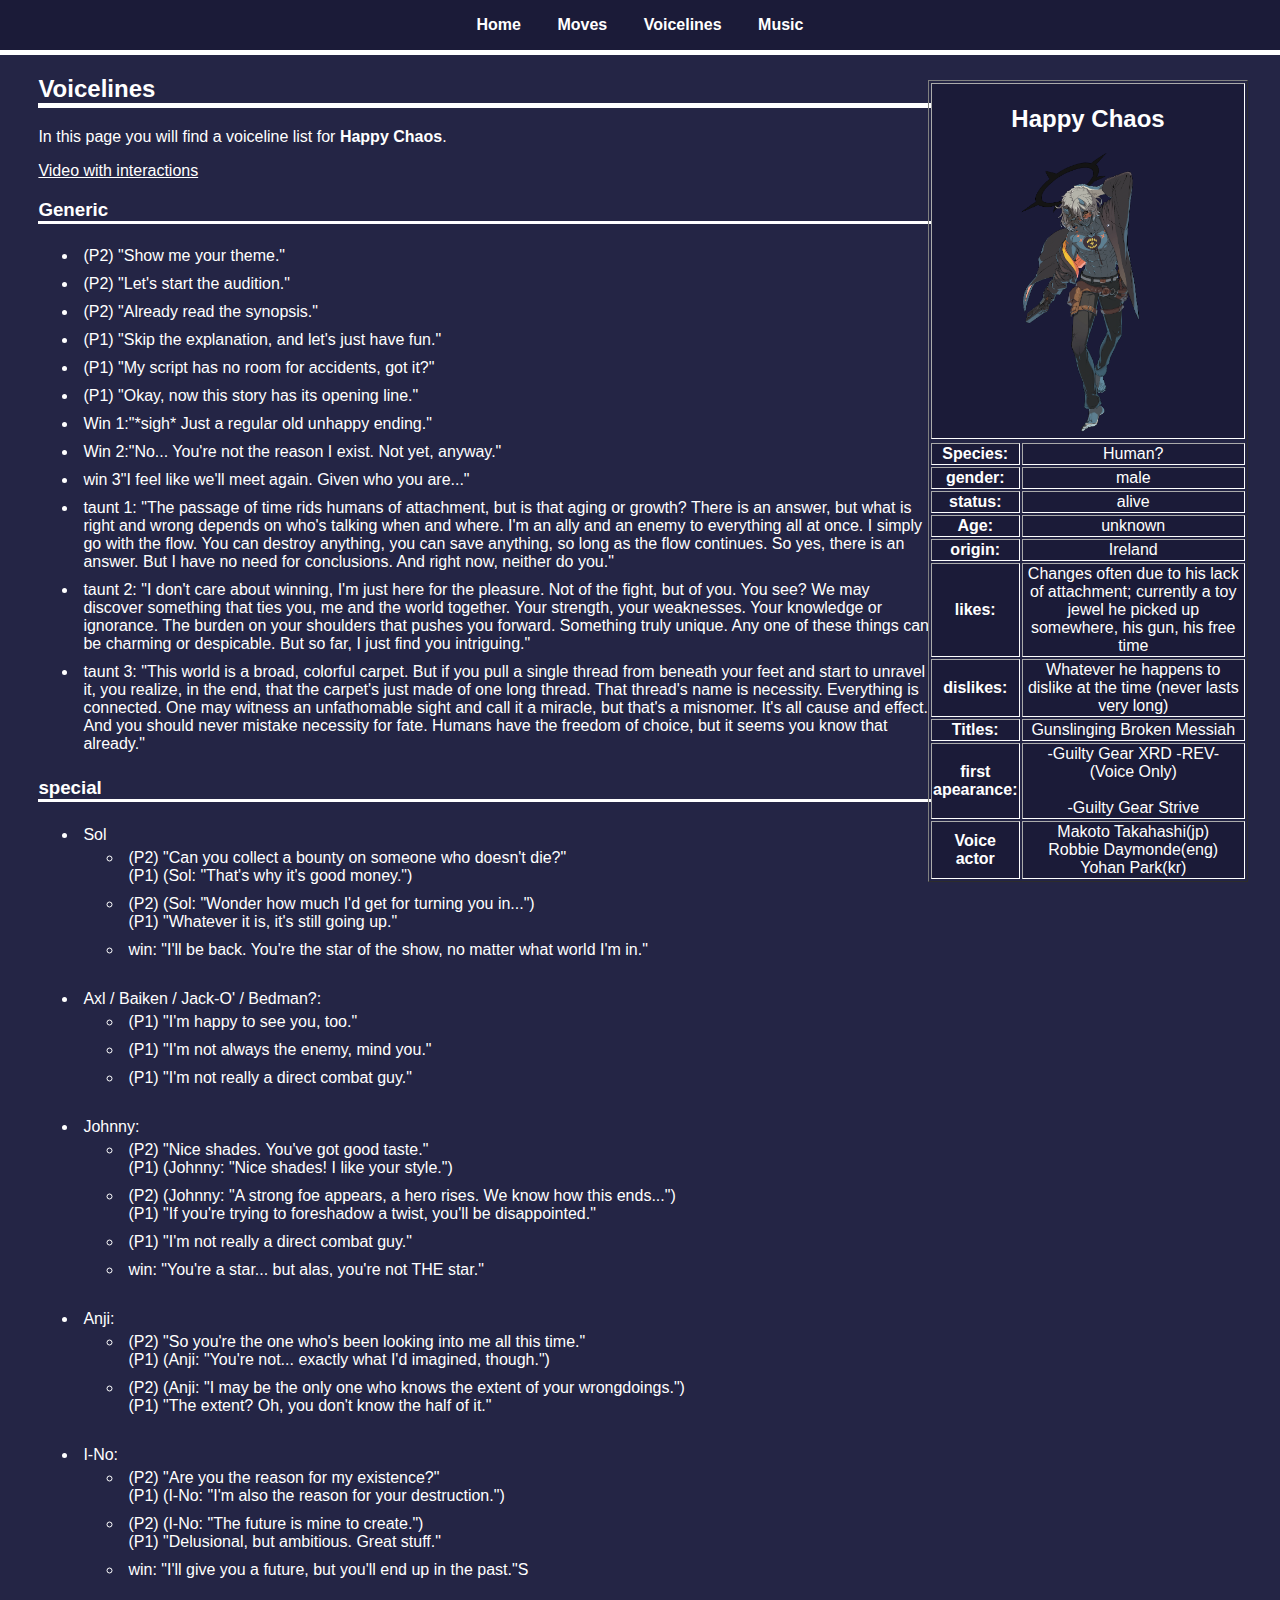
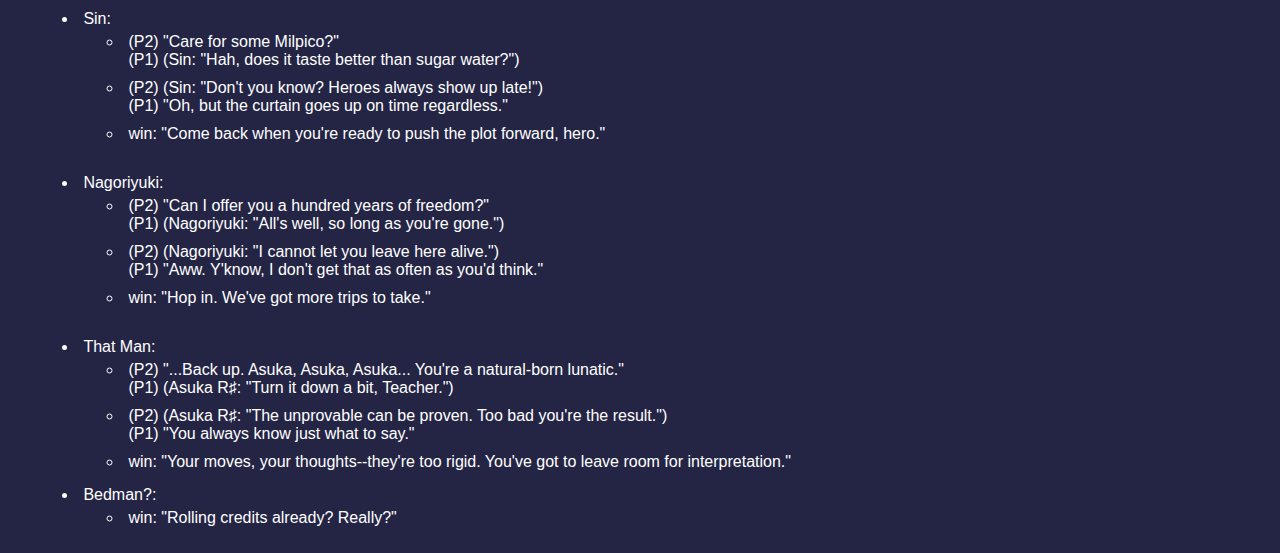
<file: html/voice.html>
<!DOCTYPE html>
<html lang="en">
<head>
    <meta charset="UTF-8">
    <meta name="viewport" content="width=device-width, initial-scale=1.0">
    <title>Voice Wikki</title>
    <link rel="stylesheet" href="/css/style.css">
</head>
<body>
<header>
    <div class="navbar">
        <a href="/index.html" class="nav-item">Home</a>
        <a href="/html/moves.html" class="nav-item">Moves</a>
        <a href="/html/voice.html" class="nav-item">Voicelines</a>
        <a href="/html/music.html" class="nav-item">Music</a>
        <!--<a href="about.html" class="nav-item">About</a>-->
    </div>
</header>
<main>
    <div class="content">
        <div class="base-text">
        <h2><strong>Voicelines</strong></h2>
        <p>In this page you will find a voiceline list for <strong>Happy Chaos</strong>.</p>
        <p><a href="https://www.youtube.com/watch?v=jKZgJ6kaD-M" target="_blank">Video with interactions</a></p>
        <h3><strong>Generic</strong></h3>

        <ul>
            <li>    (P2) "Show me your theme."</li>
            <li>(P2) "Let's start the audition."</li>
            <li>(P2) "Already read the synopsis."</li>
            <li>(P1) "Skip the explanation, and let's just have fun."</li>
            <li>(P1) "My script has no room for accidents, got it?"</li>
            <li>(P1) "Okay, now this story has its opening line."</li>
            <li>Win 1:"*sigh* Just a regular old unhappy ending."</li>
            <li>Win 2:"No... You're not the reason I exist. Not yet, anyway."</li>
            <li>win 3"I feel like we'll meet again. Given who you are..."</li>
            <li>taunt 1: "The passage of time rids humans of attachment, but is that aging or growth? There is an answer, but what is right and wrong depends on who's talking when and where. I'm an ally and an enemy to everything all at once. I simply go with the flow. You can destroy anything, you can save anything, so long as the flow continues. So yes, there is an answer. But I have no need for conclusions. And right now, neither do you."</li>
            <li>taunt 2: "I don't care about winning, I'm just here for the pleasure. Not of the fight, but of you. You see? We may discover something that ties you, me and the world together. Your strength, your weaknesses. Your knowledge or ignorance. The burden on your shoulders that pushes you forward. Something truly unique. Any one of these things can be charming or despicable. But so far, I just find you intriguing."</li>
            <li>taunt 3: "This world is a broad, colorful carpet. But if you pull a single thread from beneath your feet and start to unravel it, you realize, in the end, that the carpet's just made of one long thread. That thread's name is necessity. Everything is connected. One may witness an unfathomable sight and call it a miracle, but that's a misnomer. It's all cause and effect. And you should never mistake necessity for fate. Humans have the freedom of choice, but it seems you know that already."</li>
        </ul>

        <h3><strong>special</strong></h3>
        <ul>
            <li>Sol
                <ul>
                        <li>(P2) "Can you collect a bounty on someone who doesn't die?"<br>(P1) (Sol: "That's why it's good money.")</li>
                        <li>(P2) (Sol: "Wonder how much I'd get for turning you in...")<br>(P1) "Whatever it is, it's still going up."</li>
                        <li>win:  "I'll be back. You're the star of the show, no matter what world I'm in."</li>
                    </ul>
            </li>
        </ul>
        <ul>
            <li>Axl / Baiken / Jack-O' / Bedman?: 
                <ul>
                    <li>(P1) "I'm happy to see you, too."</li>
                    <li>(P1) "I'm not always the enemy, mind you."</li>
                    <li>(P1) "I'm not really a direct combat guy."</li>
                </ul>
            </li>
        </ul>
        <ul>
            <li>Johnny: 
                <ul>
                    <li>(P2) "Nice shades. You've got good taste." <br> (P1) (Johnny: "Nice shades! I like your style.")</li>
                    <li>(P2) (Johnny: "A strong foe appears, a hero rises. We know how this ends...")<br>(P1) "If you're trying to foreshadow a twist, you'll be disappointed."</li>
                    <li>(P1) "I'm not really a direct combat guy."</li>
                    <li>win: "You're a star... but alas, you're not THE star."</li>
                </ul>
            </li>
        </ul>
                <ul>
            <li>Anji: 
                <ul>
                    <li>(P2) "So you're the one who's been looking into me all this time."  <br>(P1) (Anji: "You're not... exactly what I'd imagined, though.")</li>
                    <li>(P2) (Anji: "I may be the only one who knows the extent of your wrongdoings.")<br>(P1) "The extent? Oh, you don't know the half of it."</li>
                </ul>
            </li>
        </ul>        
        <ul>
            <li>I-No: 
                <ul>
                    <li>(P2) "Are you the reason for my existence?"  <br> (P1) (I-No: "I'm also the reason for your destruction.")</li>
                    <li>(P2) (I-No: "The future is mine to create.")<br>(P1) "Delusional, but ambitious. Great stuff."</li>
                    <li>win: "I'll give you a future, but you'll end up in the past."S</li>
                </ul>
            </li>
        </ul>        
        <ul>
            <li>Sin: 
                <ul>
                    <li>(P2) "Care for some Milpico?"  <br> (P1) (Sin: "Hah, does it taste better than sugar water?")</li>
                    <li>(P2) (Sin: "Don't you know? Heroes always show up late!")<br>(P1) "Oh, but the curtain goes up on time regardless."</li>
                    <li>win: "Come back when you're ready to push the plot forward, hero."</li>
                </ul>
            </li>
        </ul>        
        <ul>
            <li>Nagoriyuki: 
                <ul>
                    <li>(P2) "Can I offer you a hundred years of freedom?"  <br> (P1) (Nagoriyuki: "All's well, so long as you're gone.")</li>
                    <li>(P2) (Nagoriyuki: "I cannot let you leave here alive.")<br>(P1) "Aww. Y'know, I don't get that as often as you'd think."</li>
                    <li>win: "Hop in. We've got more trips to take."</li>
                </ul>
            </li>
        </ul>
        <ul>
            <li>That Man: 
                <ul>
                    <li>(P2) "...Back up. Asuka, Asuka, Asuka... You're a natural-born lunatic."   <br>(P1) (Asuka R♯: "Turn it down a bit, Teacher.")</li>
                    <li>(P2) (Asuka R♯: "The unprovable can be proven. Too bad you're the result.")<br>(P1) "You always know just what to say."</li>
                    <li>win:  "Your moves, your thoughts--they're too rigid. You've got to leave room for interpretation."</li>
                </ul>
            </li>
            <li>Bedman?:
                <ul>
                <li>win: "Rolling credits already? Really?"</li>
            </ul>
            </li>
        </ul>
        </div>
    </div>
    <div class="BigScreen">
        <div class="base-info">
        <table class="info-table" border="1" width="50%">
            <tr>
                <th colspan="2" id="top"><h2><strong></strong>Happy Chaos</h2><img class="table-img" src="/img/HC.webp" alt="Happy Chaos Image" width="200"></th>  
            </tr>
            <tr >
                
            </tr>
            <tr>
                <td><strong>Species:</strong></td>
                <td>Human?</td>
            </tr>
            <tr>
                <td><strong>gender:</strong></td>
                <td>male</td>
            </tr>
            <tr>
                <td><strong>status:</strong></td>
                <td>alive</td>
            </tr>
            <tr>
                <td><strong>Age:</strong></td>
                <td>unknown</td>
            </tr>
            <tr>
                <td><strong>origin:</strong></td>
                <td>Ireland</td>
            </tr>
            <tr>
                <td><strong>likes:</strong></td>
                <td>Changes often due to his lack of attachment; currently a toy jewel he picked up somewhere, his gun, his free time</td>
            </tr>
            <tr>
                <td><strong>dislikes:</strong></td>
                <td>Whatever he happens to dislike at the time (never lasts very long)</td>
            </tr>
            <tr>
                <td><strong>Titles:</strong></td>
                <td>Gunslinging Broken Messiah</td>
            </tr>
            <tr>
                <td><strong>first apearance:</strong></td>
                <td>-Guilty Gear XRD -REV- (Voice Only) <br> <br> -Guilty Gear Strive</td>
            </tr>
            <tr>
                <td><strong>Voice actor</strong></td>
                <td> Makoto Takahashi(jp)<br>Robbie Daymonde(eng)<br>Yohan Park(kr)
            </td>
            </tr>
        </table>
</div>
</div>
</main>
</body>
</html>
</file>
<file: css/style.css>
body{
    font-family: Arial, sans-serif;
    background-color: #242545;
    margin: 0;
    padding: 0;
    color: white;
    /*background-color: #191a2f;*/
}

a{
    color: white;
}
main{
    width: 100%;
}
.content{
    position: relative;
    width: 70%;
    left: 3%;
    justify-items: center;
    justify-content: center;

}

.content h2{
    border-bottom: 5px solid #ffffff;
}
.base-text {
    color: white;
}

.base-info{
    background-color: beige;
    align-items: center;
    justify-content: center;
}

.navbar {
    background-color: #1b1b38;
    padding: 1rem;
    padding-bottom: auto;
    border-style: solid;
    border-top: 5px;
    border-left: 0px;
    border-right: 0px;
    border-bottom-width:5px ;
    border-top-color: #ffffff;
    color: white;
    height: 10fr;
    justify-content: center;
	align-items: center;
    text-align: center;
    width: 100%;
    
}

a.nav-item {
    color: white;
    text-decoration: none;
    margin-right: 2rem;
    font-weight: bold;
    justify-content: center;
	align-items: center;
    text-align: center;
}

.info-table {

    width: 20rem;
    color: white;
     
}

.BigScreen .info-table {
    position: absolute;
    top: 5rem;
    right: 2rem;  
    
}
.info-table tr {
    margin: 20px;
    border-width: 15px;
    border-style: solid;
    border-color: #ffffff;
    padding-bottom: 2rem;
    background-color: #1b1b38;
    text-align: center;
}

#top {
    width: 100%;
    height: auto;
    text-align: center;
}

.table-img {
    position: relative;
    background-color: transparent;
    max-width: none;
    max-height: none;
}



h3{
    border-bottom: 3px solid #ffffff;
}

li{
    padding: 5px;
}

.invisible{
    display: none;
}

img{
    max-height: 300px;
    height: auto;
    background-color: white;
}

.guide{
    width: 200px;
    border-width: 2px;
    border:solid #ffffff;
}

.guide h3{
    padding-left: 1rem;
}

footer{
    min-height: 3rem;
}
/*
Source - https://stackoverflow.com/a
Posted by Evik Ghazarian, modified by community. See post 'Timeline' for change history
Retrieved 2025-11-24, License - CC BY-SA 4.0
*/

/* SMALL SCREEN */
@media screen and (max-width: 1000px) {
.BigScreen{ 
 display: none;
}
.content{
    width: 90%;
}
.info-table {
    width: 100%;
    border: solid 5px white;
}

.info-table tr{
    border:solid 5px white;
}

.move-table {
    width: 100%;
    left: 0rem;
}
img{
    max-width: 90%;
}
}

/* MAX SCREEN */
@media screen and (min-width:1001px) {
.SmallScreen{ 
 display:none;
}


}
</file>
<file: css/index.css>
/* SMALL SCREEN */
@media screen and (max-width: 1000px) {
.BigScreen{ 
 display: none;
}
.content{
    width: 90%;
}
.info-table {
    width: 100%;
}

.move-table {
    width: 100%;
    left: 0rem;
}
img{
    max-width: 90%;
}
}

/* MAX SCREEN */
@media screen and (min-width:1001px) {
.SmallScreen{ 
 display:none;
}


}
</file>
<file: css/moves.css>
.transparent{
    background-color: transparent;
}

.move-table {
    position: relative;
    width: 90%;
    left: 1rem;
    margin-top: 20px;
    margin-bottom: 20px;
    border-collapse: collapse;
}
.move-table h2 {
    border-bottom: 0px solid #ffffff;
}

/* SMALL SCREEN */
@media screen and (max-width: 1000px) {
.BigScreen{ 
 display: none;
}
.content{
    width: 90%;
}
.info-table {
    width: 100%;
}

.move-table {
    width: 100%;
    left: 0rem;
}
img{
    max-width: 90%;
}
}

/* MAX SCREEN */
@media screen and (min-width:1001px) {
.SmallScreen{ 
 display:none;
}


}
</file>
